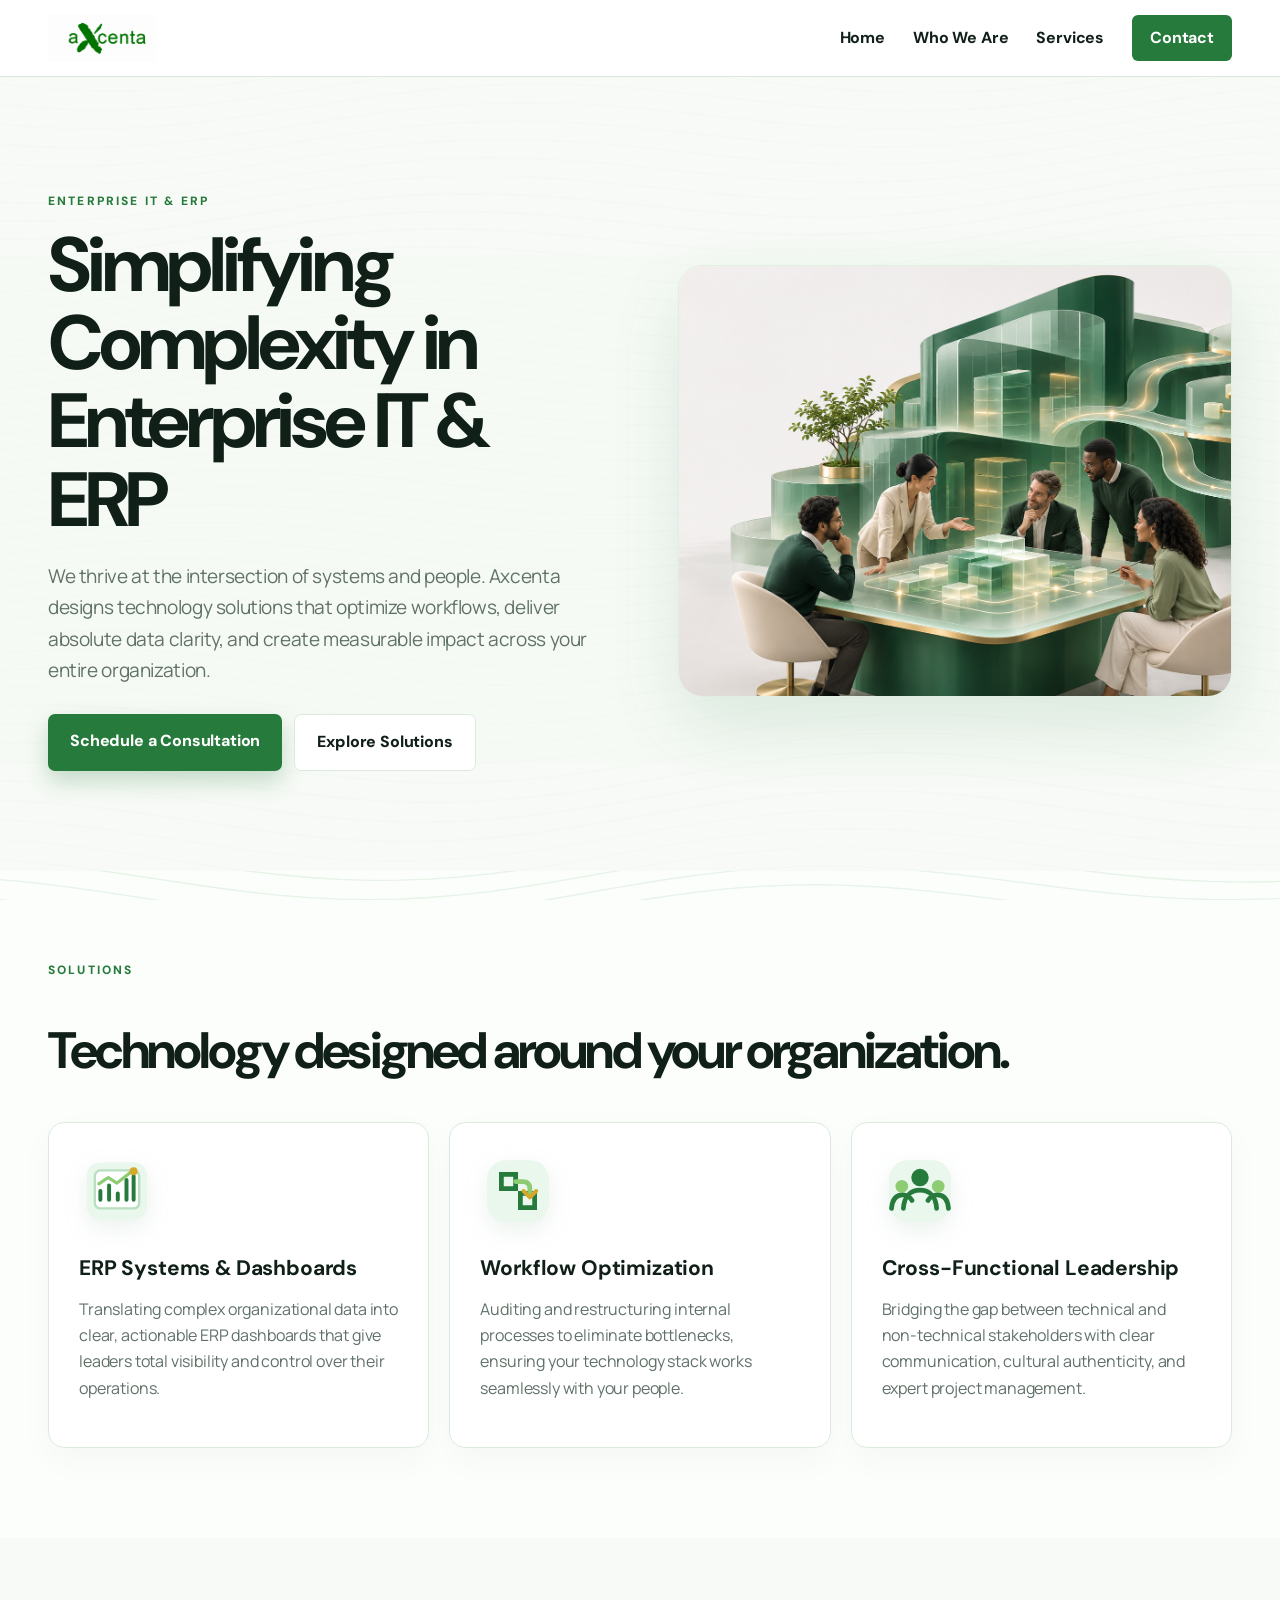
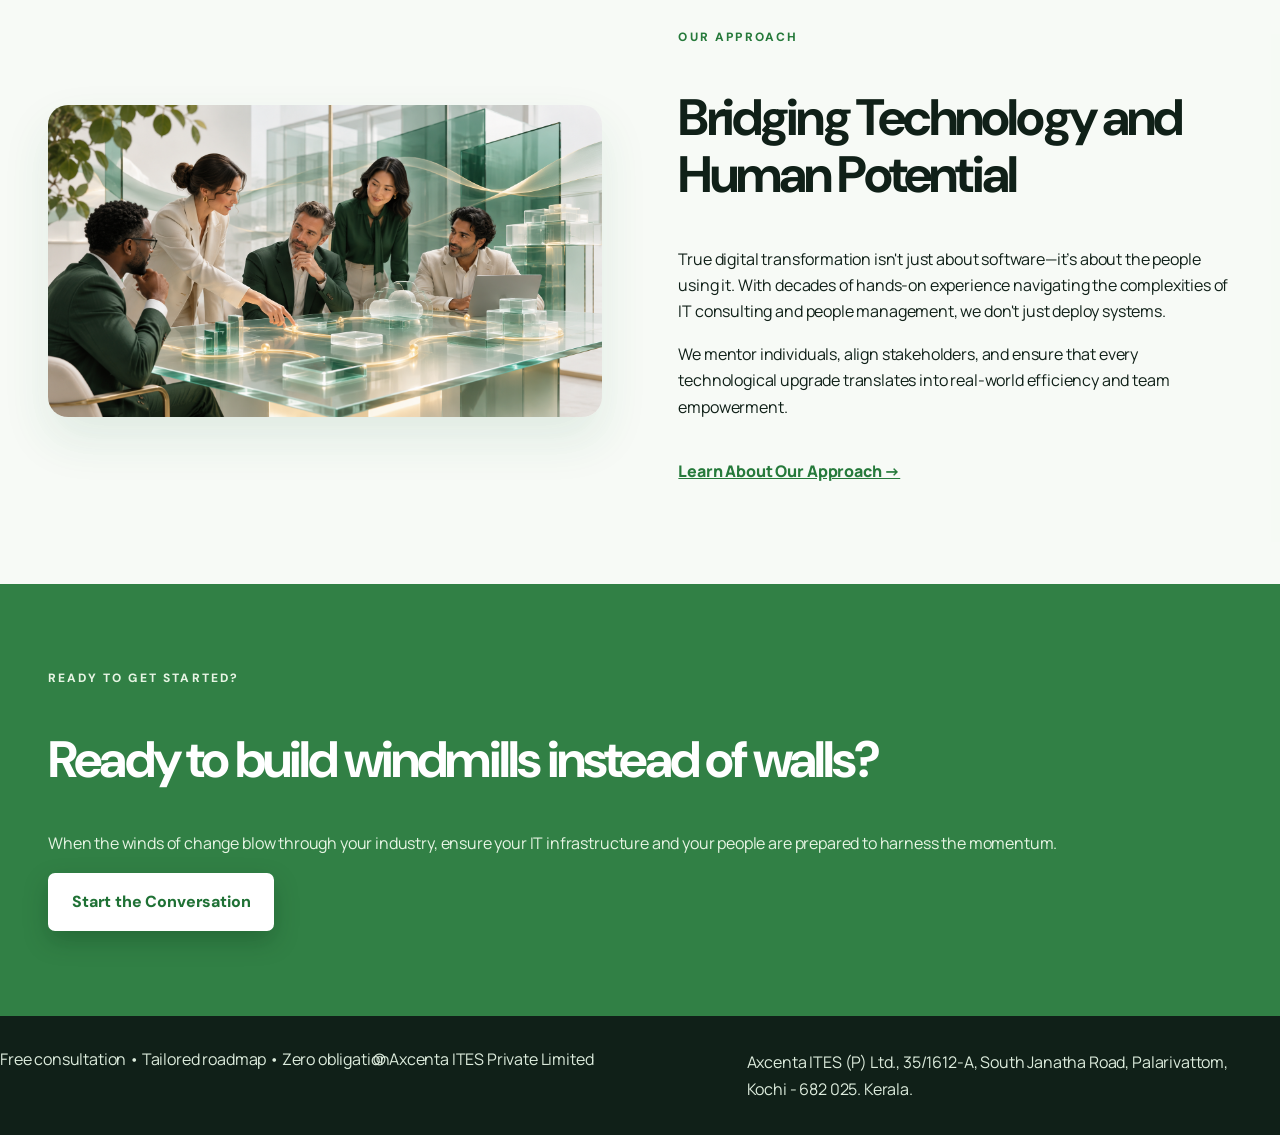
<file: index.html>
<!doctype html>
<html lang="en">
<head>
  <meta charset="utf-8">
  <meta name="viewport" content="width=device-width, initial-scale=1">
  <title>Axcenta | Enterprise IT & ERP Consulting</title>
  <link rel="stylesheet" href="styles.css?v=mobile-refinement-24055">
</head>
<body>
  <main class="ax-v1">
    <header class="site-header"><div class="container nav-wrap"><a class="brand" href="index.html"><span class="brand-mark">X</span>axcenta</a><button class="nav-toggle" aria-label="Toggle navigation">☰</button><nav><a href="index.html">Home</a><a href="wwa.html">Who We Are</a><a href="services.html">Services</a><a class="nav-cta" href="contact.html">Contact</a></nav></div></header>
    <section class="hero">
      <div class="container hero-grid">
        <div>
          <p class="eyebrow">ENTERPRISE IT & ERP</p>
          <h1>Simplifying Complexity in Enterprise IT & ERP</h1>
          <p class="lead">We thrive at the intersection of systems and people. Axcenta designs technology solutions that optimize workflows, deliver absolute data clarity, and create measurable impact across your entire organization.</p>
          <div class="actions"><a class="btn primary" href="contact.html">Schedule a Consultation</a><a class="btn secondary" href="#solutions">Explore Solutions</a></div>
        </div>
<div class="visual hero-visual"><img src="assets/hero-axcenta-v2.png" alt="Axcenta systems architecture and collaborative technology illustration"></div>
      </div>
    </section>

    <section id="solutions" class="section">
      <div class="container">
        <p class="eyebrow">SOLUTIONS</p>
        <h2>Technology designed around your organization.</h2>
        <div class="cards">
          <article><img src="https://www.axcenta.com/files/chart.png" alt="ERP systems and dashboards illustration"><h3>ERP Systems & Dashboards</h3><p>Translating complex organizational data into clear, actionable ERP dashboards that give leaders total visibility and control over their operations.</p></article>
          <article><img src="https://www.axcenta.com/files/merge.png" alt="Workflow optimization illustration"><h3>Workflow Optimization</h3><p>Auditing and restructuring internal processes to eliminate bottlenecks, ensuring your technology stack works seamlessly with your people.</p></article>
          <article><img src="https://www.axcenta.com/files/users.png" alt="Cross-functional leadership illustration"><h3>Cross-Functional Leadership</h3><p>Bridging the gap between technical and non-technical stakeholders with clear communication, cultural authenticity, and expert project management.</p></article>
        </div>
      </div>
    </section>

    <section class="story"><div class="container story-grid"><div class="visual"><img src="https://www.axcenta.com/files/interconnected.jfif" alt="Connected systems and people illustration"></div><div><p class="eyebrow">OUR APPROACH</p><h2>Bridging Technology and Human Potential</h2><p>True digital transformation isn't just about software—it’s about the people using it. With decades of hands-on experience navigating the complexities of IT consulting and people management, we don't just deploy systems.</p><p>We mentor individuals, align stakeholders, and ensure that every technological upgrade translates into real-world efficiency and team empowerment.</p><a class="text-link" href="wwa.html">Learn About Our Approach →</a></div></div></section>

    <section id="contact" class="cta"><div class="container"><p class="eyebrow">READY TO GET STARTED?</p><h2>Ready to build windmills instead of walls?</h2><p>When the winds of change blow through your industry, ensure your IT infrastructure and your people are prepared to harness the momentum.</p><a class="btn light" href="contact.html">Start the Conversation</a></div></section>
    <footer><div class="container footer-grid"><span>Free consultation • Tailored roadmap • Zero obligation</span><span>© Axcenta ITES Private Limited</span></div></footer>
  </main>
</body>
</html>
<script src="script.js"></script>
</file>
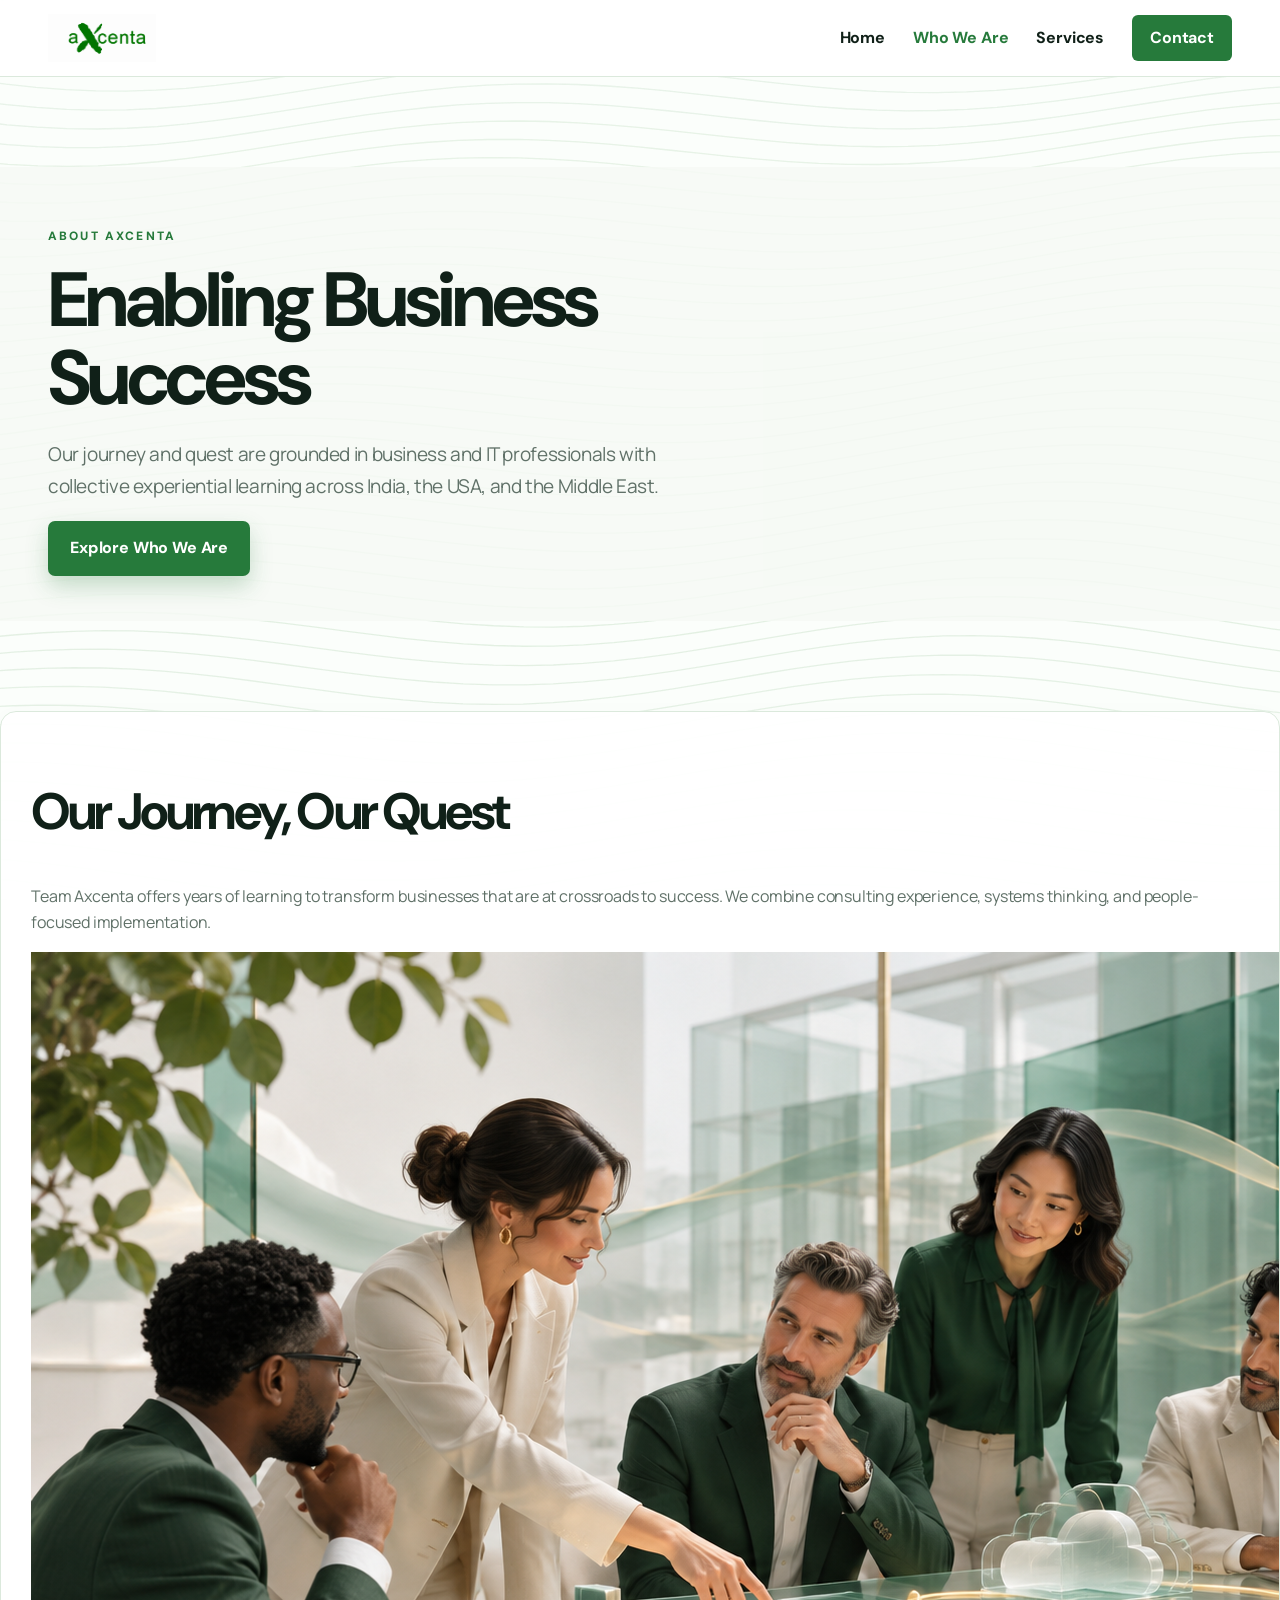
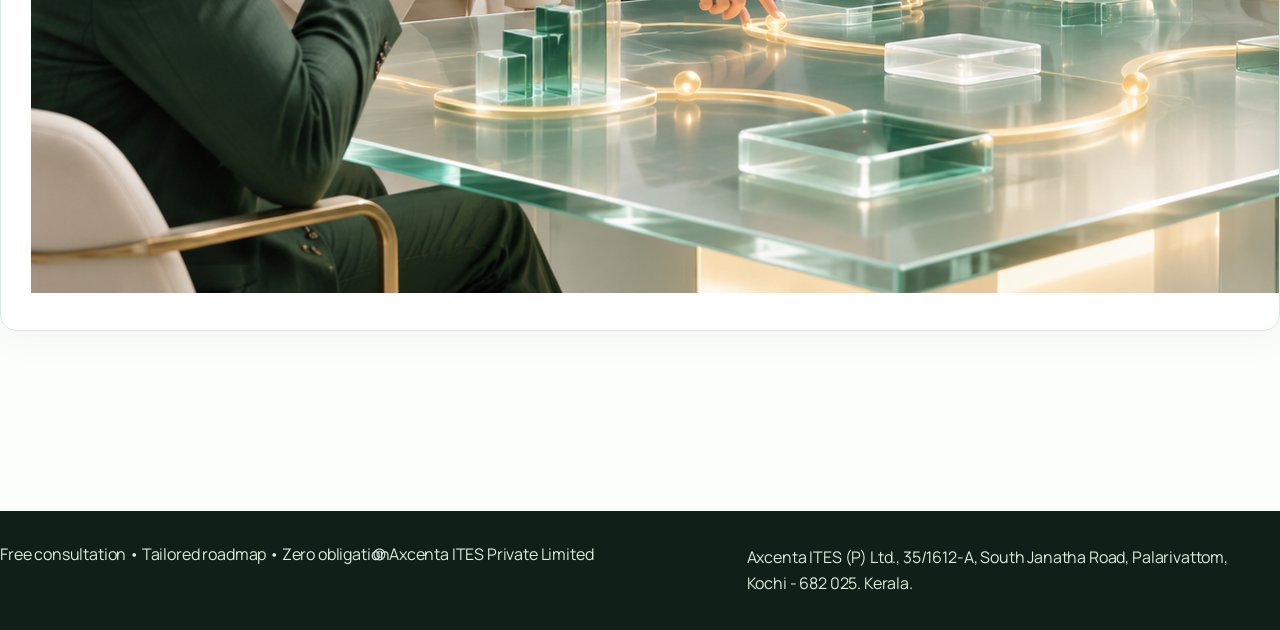
<file: about.html>
<!doctype html><html lang="en"><head><meta charset="utf-8"><meta name="viewport" content="width=device-width,initial-scale=1"><title>About | Axcenta</title><link rel="stylesheet" href="styles.css?v=mobile-refinement-24055"></head><body><header class="site-header"><div class="container nav-wrap"><a class="brand" href="index.html"><span class="brand-mark">X</span>axcenta</a><button class="nav-toggle">☰</button><nav><a href="index.html">Home</a><a class="active" href="wwa.html">Who We Are</a><a href="services.html">Services</a><a class="nav-cta" href="contact.html">Contact</a></nav></div></header><main class="page"><section class="hero compact"><div class="container narrow"><p class="eyebrow">ABOUT AXCENTA</p><h1>Enabling Business Success</h1><p class="lead">Our journey and quest are grounded in business and IT professionals with collective experiential learning across India, the USA, and the Middle East.</p><a class="btn primary" href="wwa.html">Explore Who We Are</a></div></section><section class="section"><div class="container narrow panel"><h2>Our Journey, Our Quest</h2><p>Team Axcenta offers years of learning to transform businesses that are at crossroads to success. We combine consulting experience, systems thinking, and people-focused implementation.</p><img class="wide-image" src="https://www.axcenta.com/files/interconnected.jfif" alt="Axcenta journey illustration"></div></section></main><footer><div class="container footer-grid"><span>Free consultation • Tailored roadmap • Zero obligation</span><span>© Axcenta ITES Private Limited</span></div></footer><script src="script.js"></script></body></html>
</file>
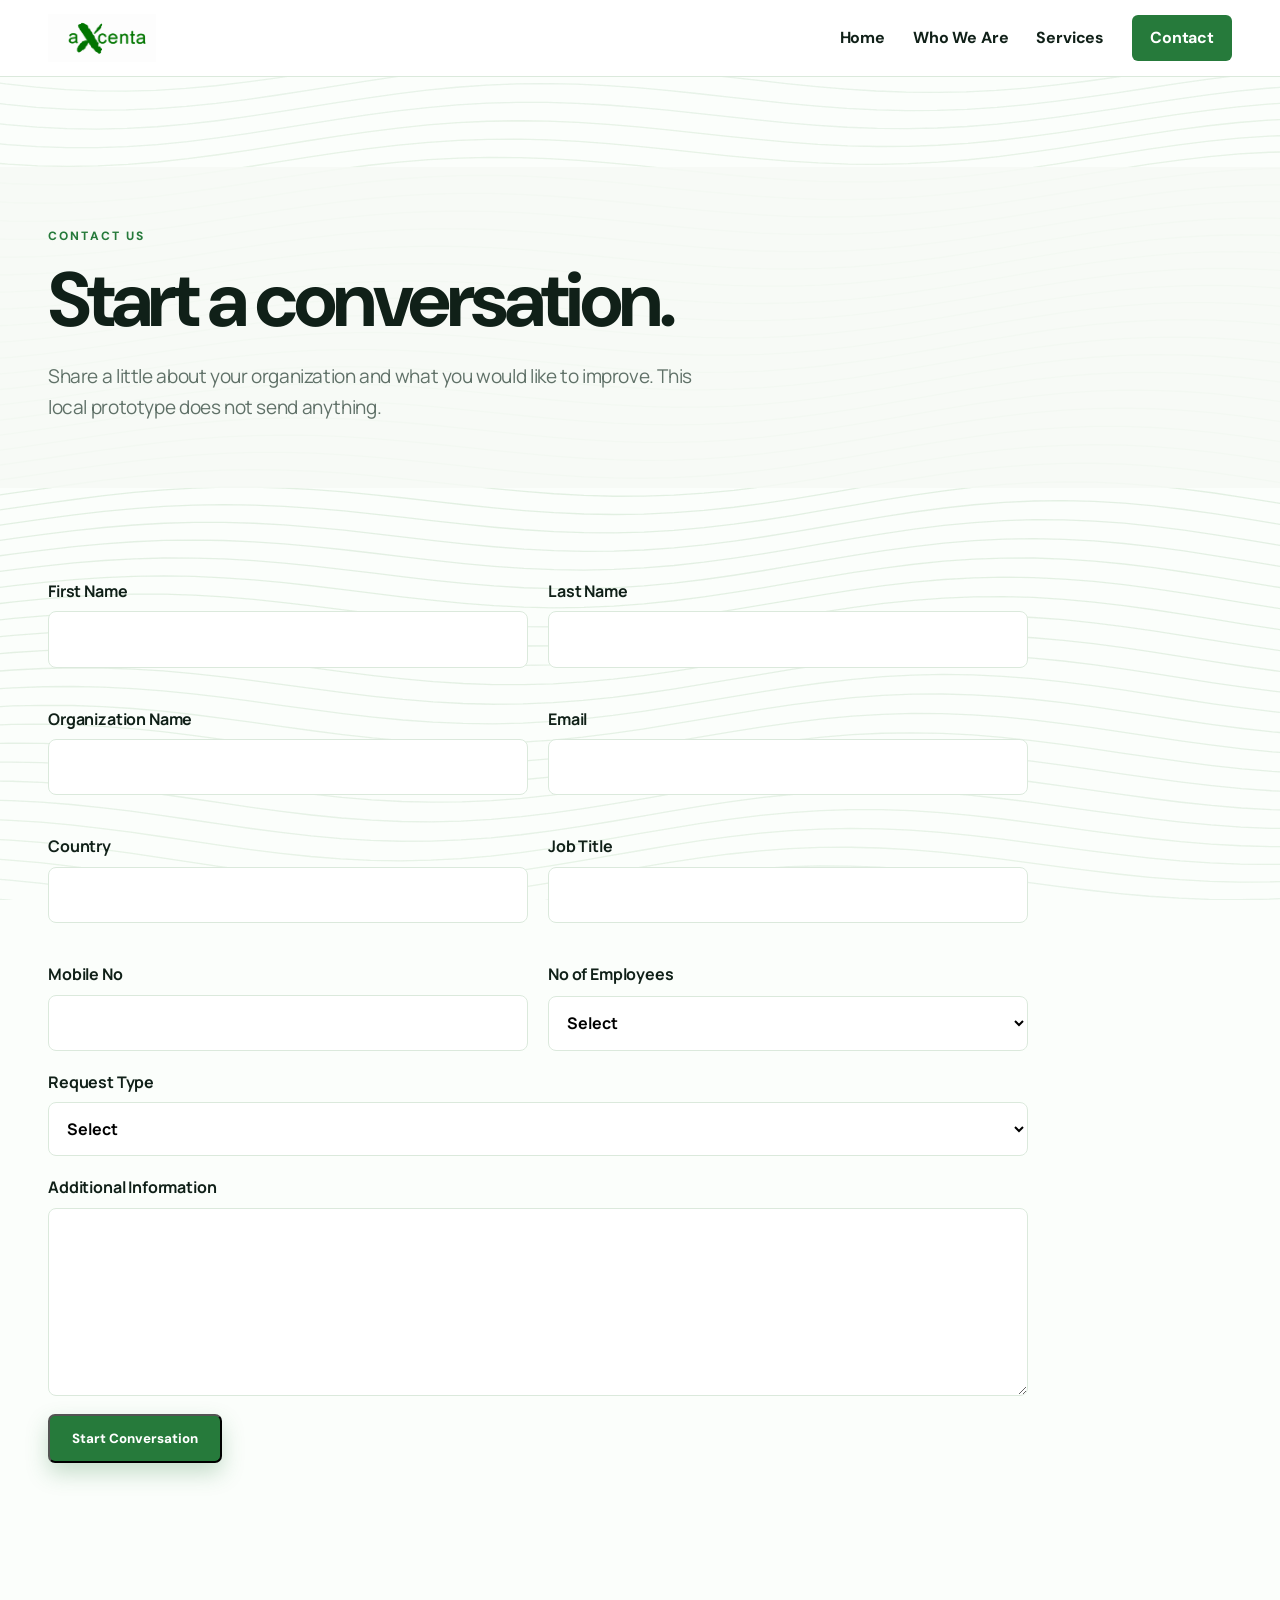
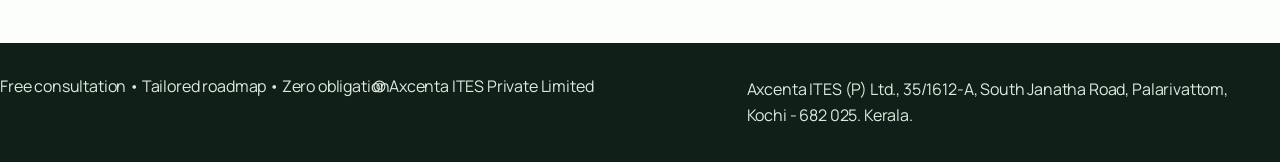
<file: contact.html>
<!doctype html><html lang="en"><head><meta charset="utf-8"><meta name="viewport" content="width=device-width,initial-scale=1"><title>Contact | Axcenta</title><link rel="stylesheet" href="styles.css"></head><body><header class="site-header"><div class="container nav-wrap"><a class="brand" href="index.html"><span class="brand-mark">X</span>axcenta</a><button class="nav-toggle">☰</button><nav><a href="index.html">Home</a><a href="wwa.html">Who We Are</a><a href="services.html">Services</a><a class="active nav-cta" href="contact.html">Contact</a></nav></div></header><main class="page"><section class="hero compact"><div class="container narrow"><p class="eyebrow">CONTACT US</p><h1>Start a conversation.</h1><p class="lead">Share a little about your organization and what you would like to improve. This local prototype does not send anything.</p></div></section><section class="section"><div class="container form-wrap"><form id="contact-form"><div class="form-grid"><label>First Name<input required name="first_name"></label><label>Last Name<input required name="last_name"></label><label>Organization Name<input name="company_name"></label><label>Email<input required type="email" name="email_id"></label><label>Country<input name="country"></label><label>Job Title<input name="job_title"></label><label>Mobile No<input name="mobile_no"></label><label>No of Employees<select name="no_of_employees"><option value="">Select</option><option>1-10</option><option>11-50</option><option>51-200</option><option>201+</option></select></label></div><label>Request Type<select name="request_type"><option value="">Select</option><option>ERP implementation</option><option>Workflow optimization</option><option>Systems architecture</option><option>Other</option></select></label><label>Additional Information<textarea name="notes" rows="6"></textarea></label><button class="btn primary" type="submit">Start Conversation</button><p id="form-message" class="form-message" hidden>This is a local preview. No information was sent.</p></form></div></section></main><footer><div class="container footer-grid"><span>Free consultation • Tailored roadmap • Zero obligation</span><span>© Axcenta ITES Private Limited</span></div></footer><script src="script.js"></script></body></html>
</file>
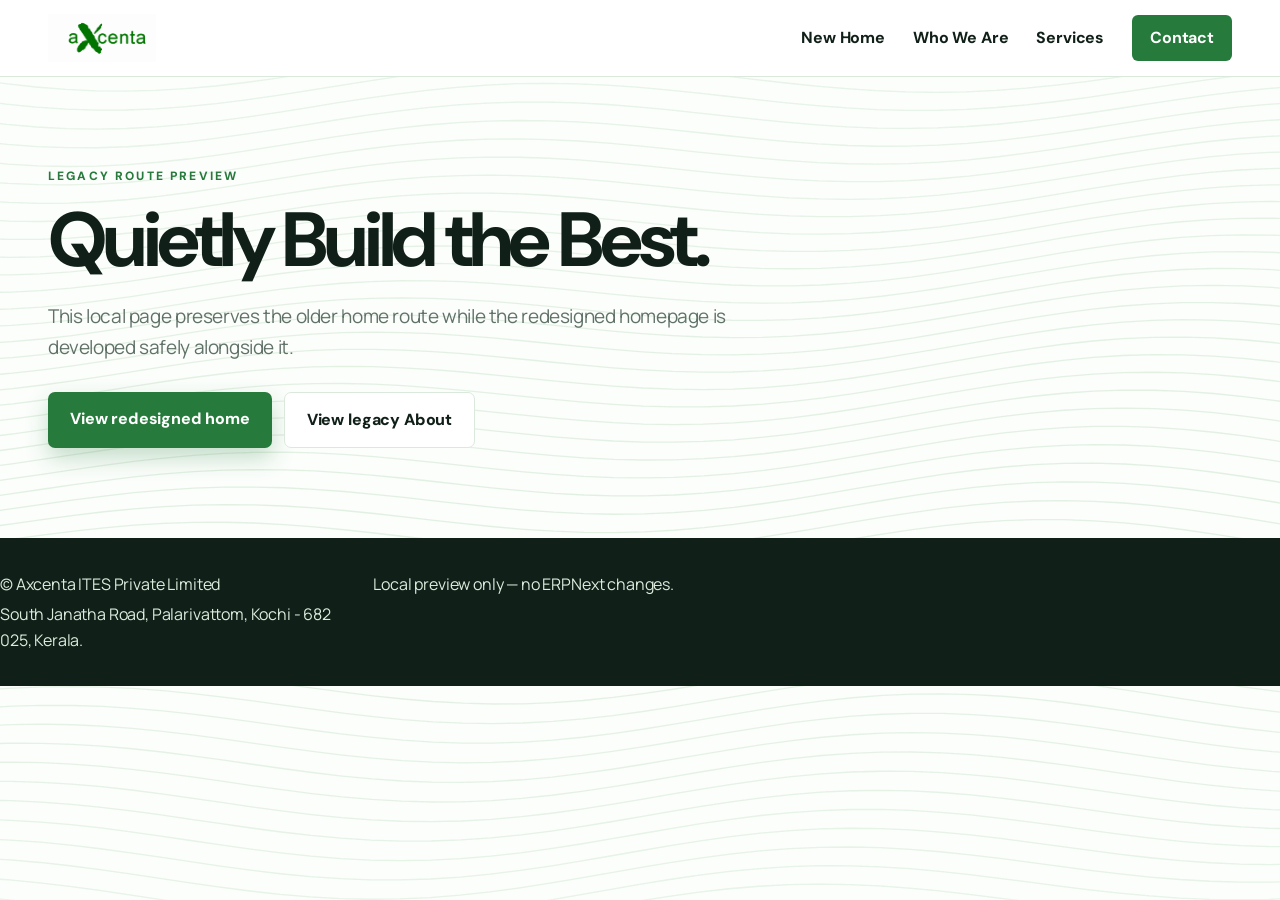
<file: home.html>
<!doctype html><html lang="en"><head><meta charset="utf-8"><meta name="viewport" content="width=device-width,initial-scale=1"><title>Axcenta | Legacy Home Preview</title><link rel="stylesheet" href="styles.css?v=mobile-refinement-24055"></head><body><header class="site-header"><div class="container nav-wrap"><a class="brand" href="index.html"><span class="brand-mark">X</span>axcenta</a><button class="nav-toggle" aria-label="Toggle navigation">☰</button><nav><a href="index.html">New Home</a><a href="wwa.html">Who We Are</a><a href="services.html">Services</a><a class="nav-cta" href="contact.html">Contact</a></nav></div></header><main class="page"><div class="container narrow"><p class="eyebrow">LEGACY ROUTE PREVIEW</p><h1>Quietly Build the Best.</h1><p class="lead">This local page preserves the older home route while the redesigned homepage is developed safely alongside it.</p><div class="actions"><a class="btn primary" href="index.html">View redesigned home</a><a class="btn secondary" href="about.html">View legacy About</a></div></div></main><footer><div class="container footer-grid"><div><p>© Axcenta ITES Private Limited</p><p>South Janatha Road, Palarivattom, Kochi - 682 025, Kerala.</p></div><div><p>Local preview only — no ERPNext changes.</p></div></div></footer><script src="script.js"></script></body></html>
</file>
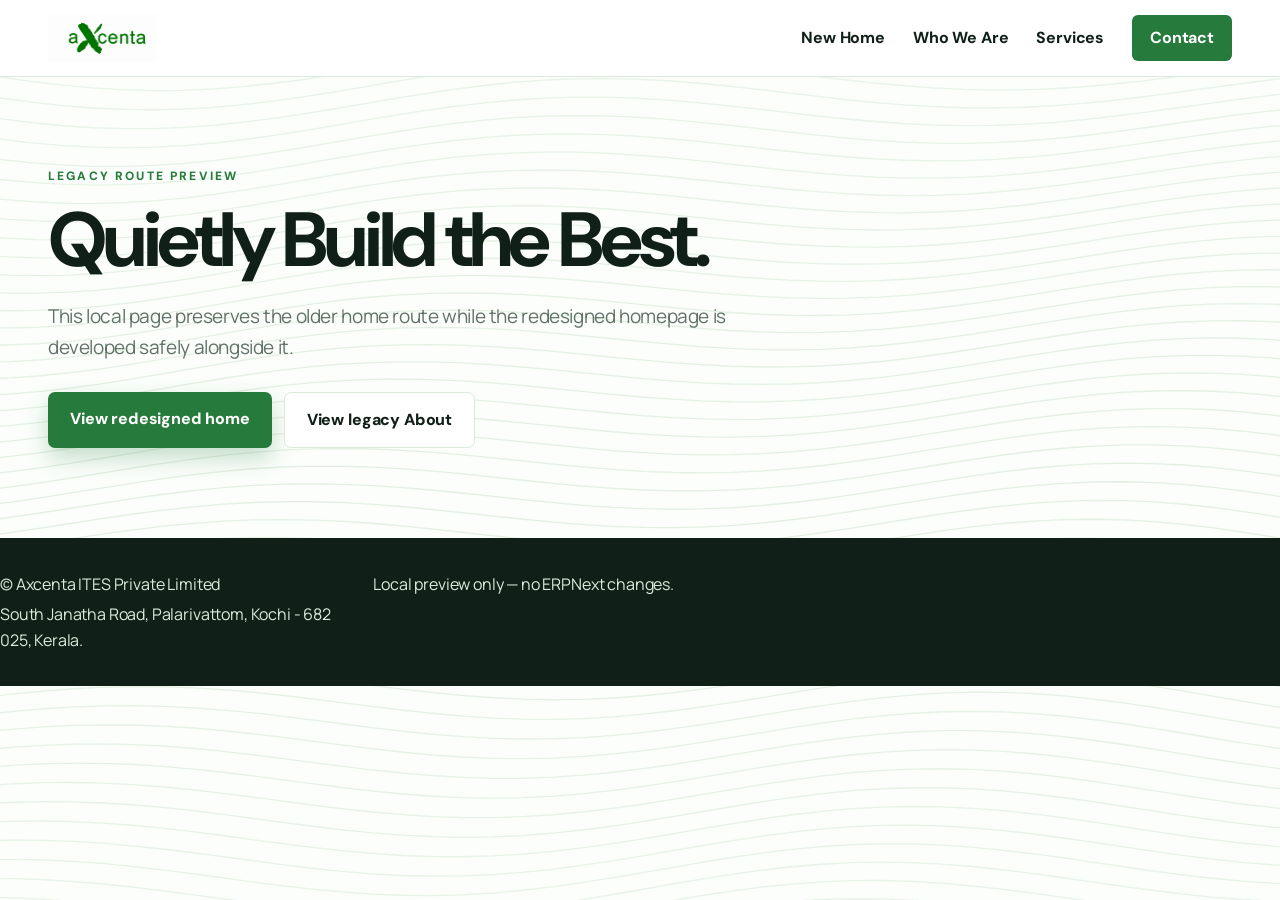
<file: mpage.html>
<!doctype html><html lang="en"><head><meta charset="utf-8"><meta name="viewport" content="width=device-width,initial-scale=1"><meta http-equiv="refresh" content="0; url=home.html"><title>Axcenta | Home</title></head><body><p>Opening the local home preview… <a href="home.html">Continue</a></p></body></html>
</file>
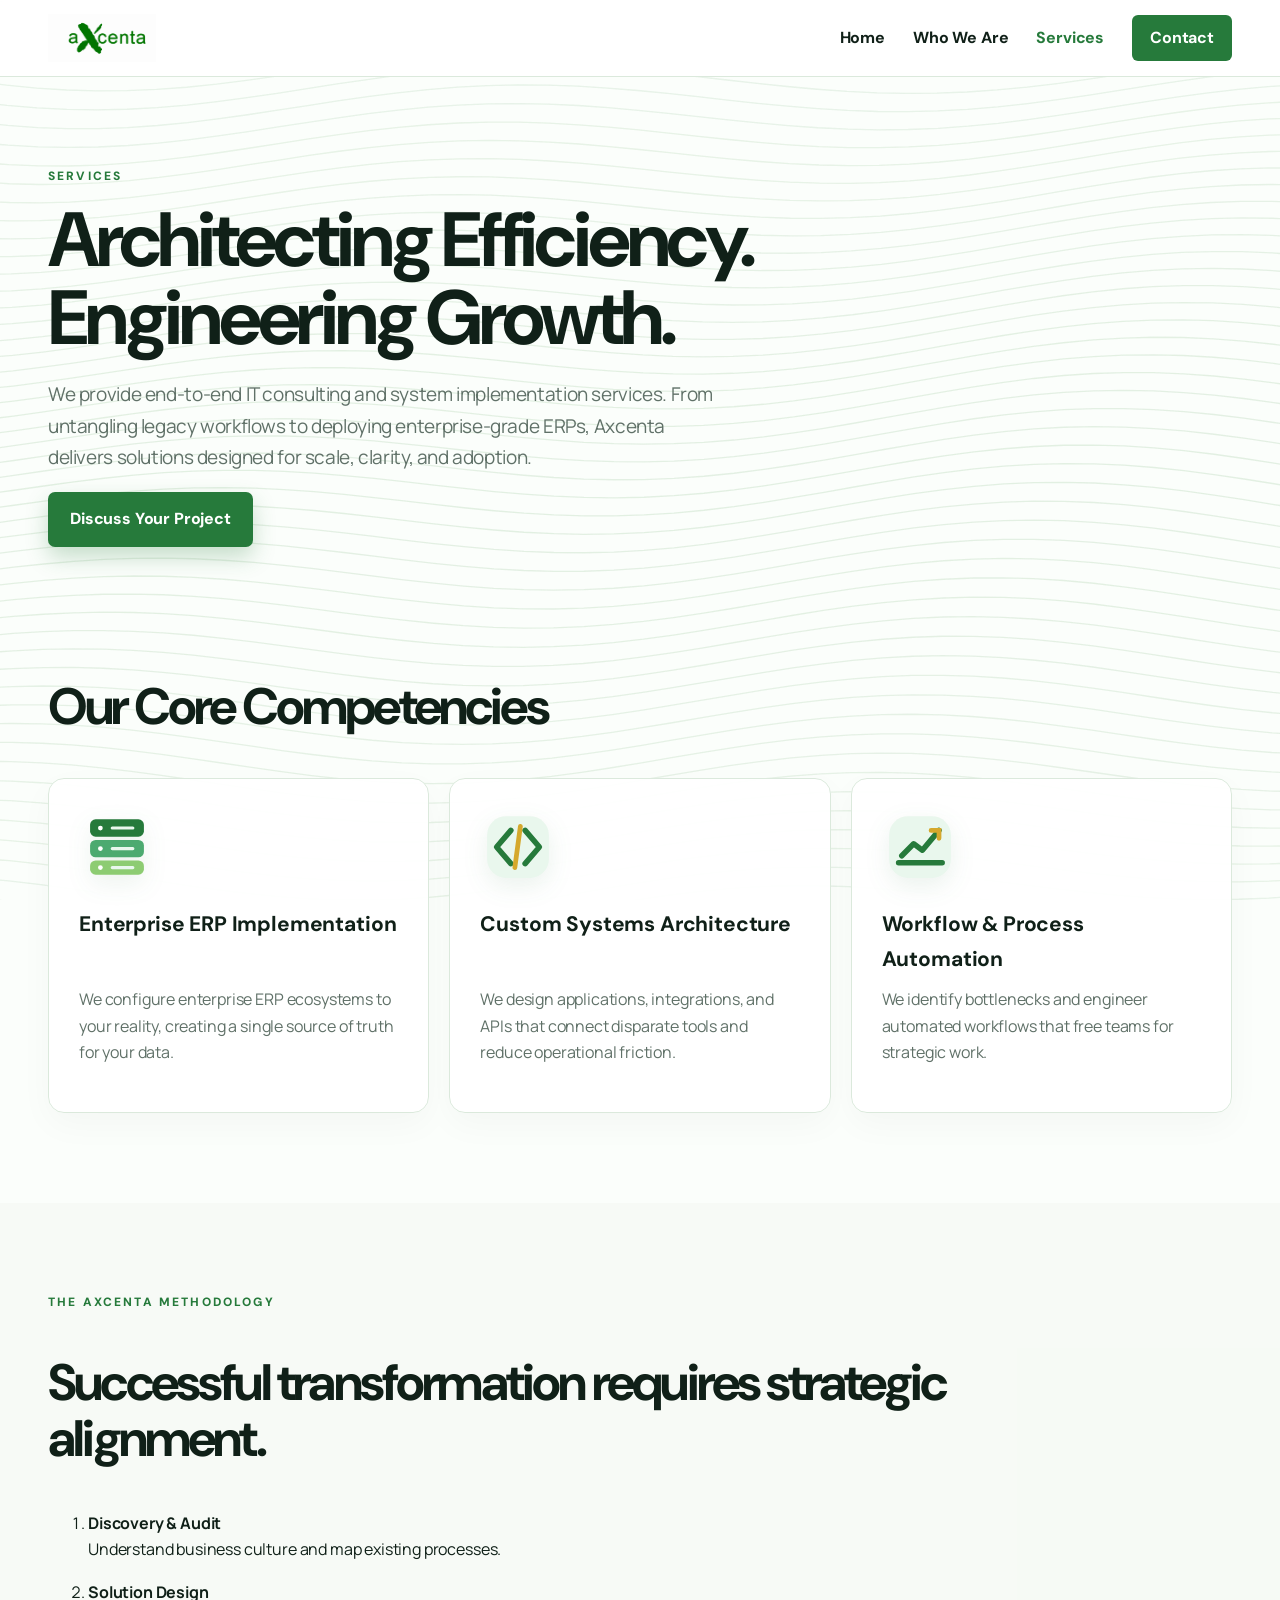
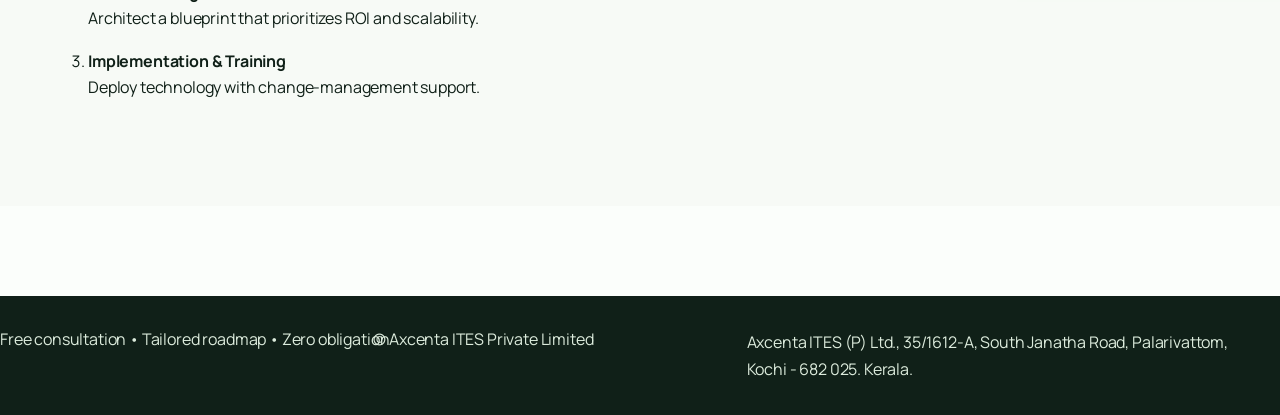
<file: services.html>
<!doctype html><html lang="en"><head><meta charset="utf-8"><meta name="viewport" content="width=device-width,initial-scale=1"><title>Services | Axcenta</title><link rel="stylesheet" href="styles.css?v=mobile-refinement-24055"></head><body><header class="site-header"><div class="container nav-wrap"><a class="brand" href="index.html"><span class="brand-mark">X</span>axcenta</a><button class="nav-toggle">☰</button><nav><a href="index.html">Home</a><a href="wwa.html">Who We Are</a><a class="active" href="services.html">Services</a><a class="nav-cta" href="contact.html">Contact</a></nav></div></header><main class="page"><div class="container narrow"><p class="eyebrow">SERVICES</p><h1>Architecting Efficiency. Engineering Growth.</h1><p class="lead">We provide end-to-end IT consulting and system implementation services. From untangling legacy workflows to deploying enterprise-grade ERPs, Axcenta delivers solutions designed for scale, clarity, and adoption.</p><a class="btn primary" href="contact.html">Discuss Your Project</a></div><section class="section"><div class="container"><h2>Our Core Competencies</h2><div class="cards"><article><img src="https://www.axcenta.com/files/servers.png" alt="Enterprise ERP implementation"><h3>Enterprise ERP Implementation</h3><p>We configure enterprise ERP ecosystems to your reality, creating a single source of truth for your data.</p></article><article><img src="https://www.axcenta.com/files/code.png" alt="Custom systems architecture"><h3>Custom Systems Architecture</h3><p>We design applications, integrations, and APIs that connect disparate tools and reduce operational friction.</p></article><article><img src="https://www.axcenta.com/files/trend.png" alt="Workflow automation"><h3>Workflow & Process Automation</h3><p>We identify bottlenecks and engineer automated workflows that free teams for strategic work.</p></article></div></div></section><section class="story"><div class="container narrow"><p class="eyebrow">THE AXCENTA METHODOLOGY</p><h2>Successful transformation requires strategic alignment.</h2><ol class="steps"><li><b>Discovery & Audit</b><br>Understand business culture and map existing processes.</li><li><b>Solution Design</b><br>Architect a blueprint that prioritizes ROI and scalability.</li><li><b>Implementation & Training</b><br>Deploy technology with change-management support.</li></ol></div></section></main><footer><div class="container footer-grid"><span>Free consultation • Tailored roadmap • Zero obligation</span><span>© Axcenta ITES Private Limited</span></div></footer><script src="script.js"></script></body></html>
</file>
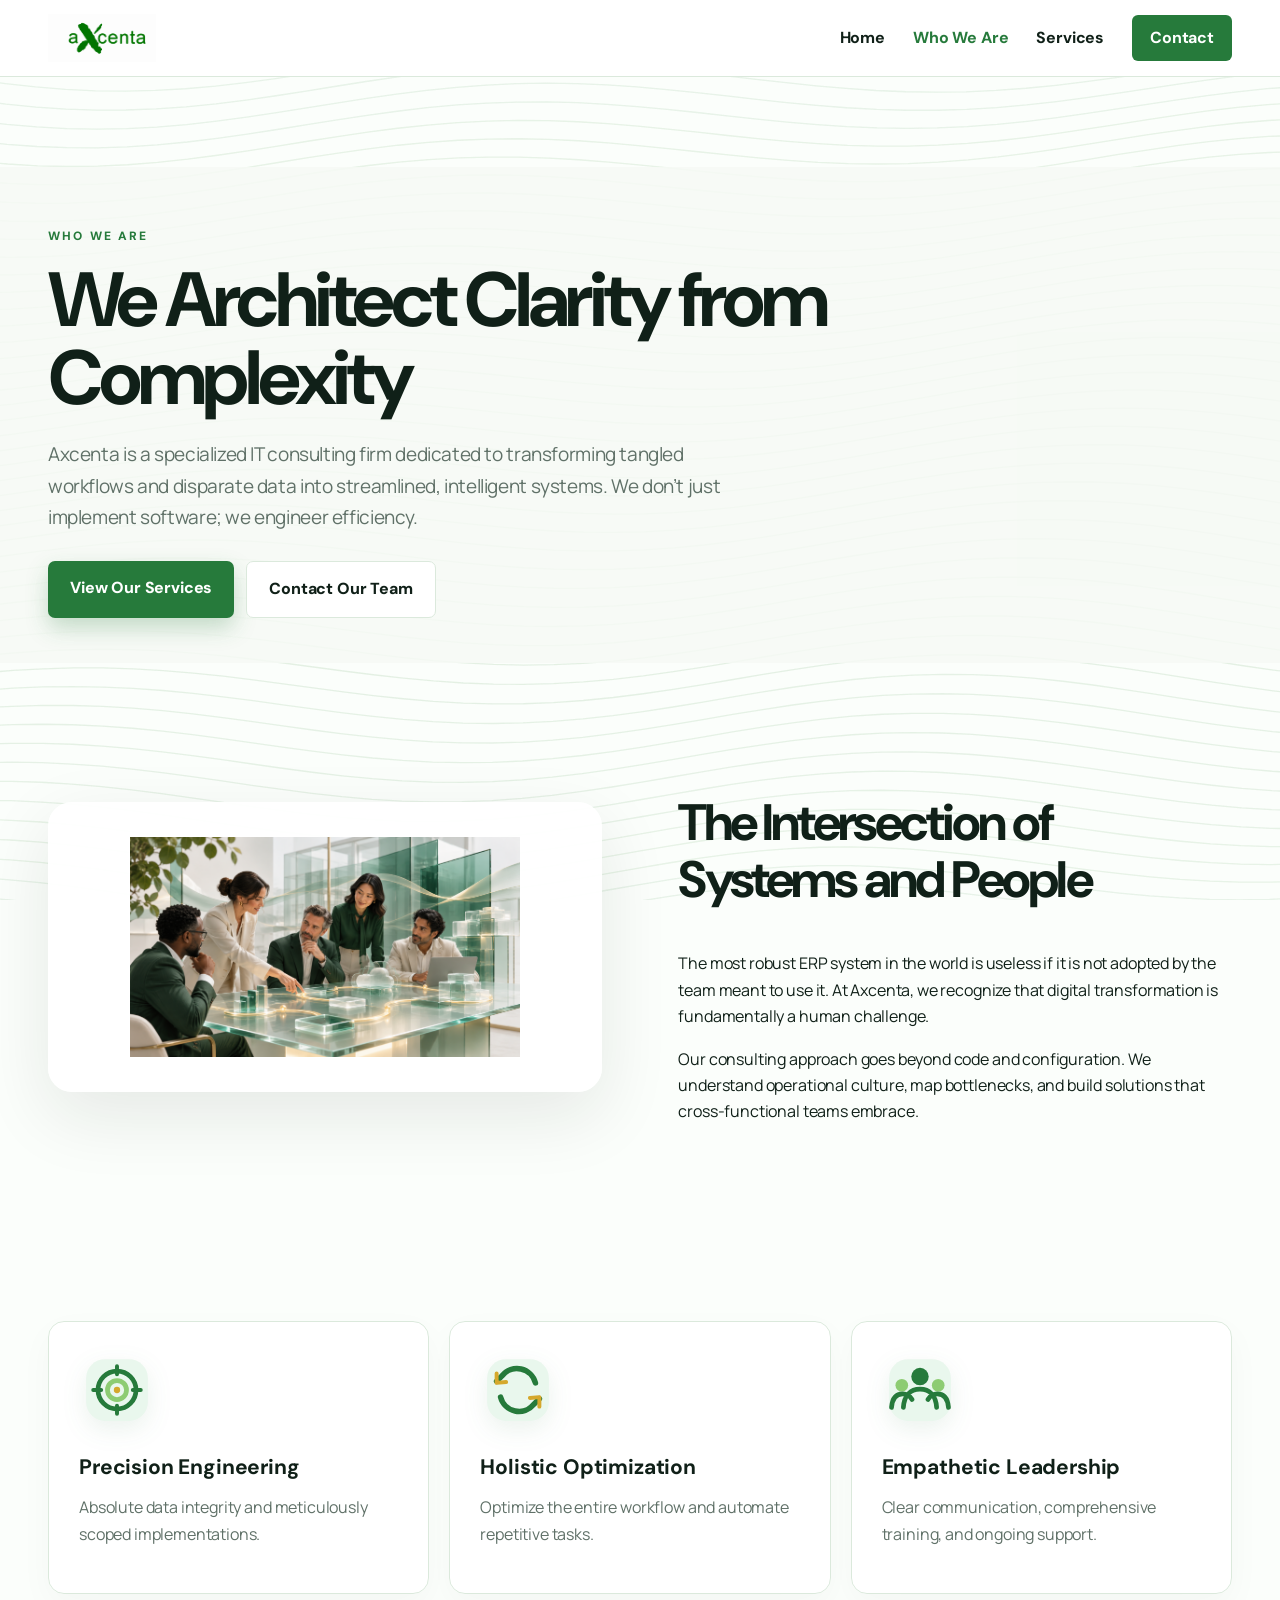
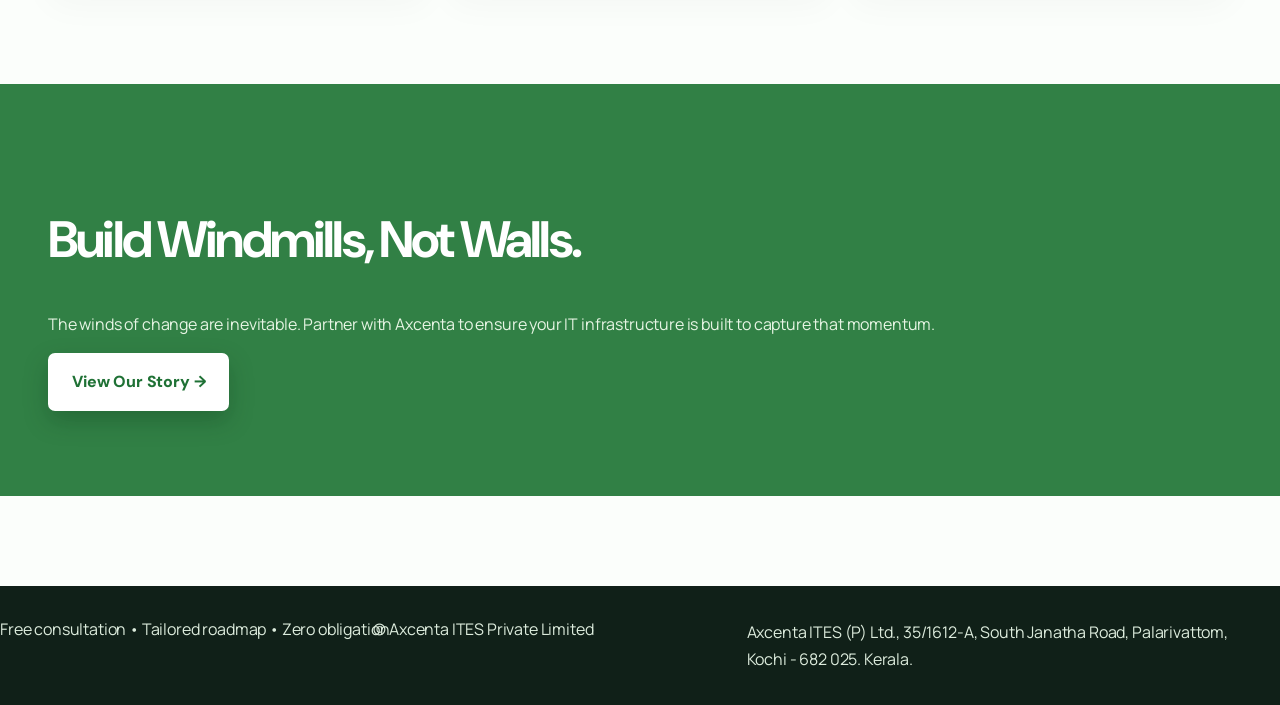
<file: wwa.html>
<!doctype html><html lang="en"><head><meta charset="utf-8"><meta name="viewport" content="width=device-width,initial-scale=1"><title>Who We Are | Axcenta</title><link rel="stylesheet" href="styles.css?v=mobile-refinement-24055"></head><body><header class="site-header"><div class="container nav-wrap"><a class="brand" href="index.html"><span class="brand-mark">X</span>axcenta</a><button class="nav-toggle">☰</button><nav><a href="index.html">Home</a><a class="active" href="wwa.html">Who We Are</a><a href="services.html">Services</a><a class="nav-cta" href="contact.html">Contact</a></nav></div></header><main class="page"><section class="hero compact"><div class="container narrow"><p class="eyebrow">WHO WE ARE</p><h1>We Architect Clarity from Complexity</h1><p class="lead">Axcenta is a specialized IT consulting firm dedicated to transforming tangled workflows and disparate data into streamlined, intelligent systems. We don’t just implement software; we engineer efficiency.</p><div class="actions"><a class="btn primary" href="services.html">View Our Services</a><a class="btn secondary" href="contact.html">Contact Our Team</a></div></div></section><section class="section"><div class="container story-grid"><div class="visual"><img src="https://www.axcenta.com/files/interconnected.jfif" alt="Systems and people"></div><div><h2>The Intersection of Systems and People</h2><p>The most robust ERP system in the world is useless if it is not adopted by the team meant to use it. At Axcenta, we recognize that digital transformation is fundamentally a human challenge.</p><p>Our consulting approach goes beyond code and configuration. We understand operational culture, map bottlenecks, and build solutions that cross-functional teams embrace.</p></div></div></section><section class="section"><div class="container"><div class="cards"><article><img src="https://www.axcenta.com/files/target.png" alt="Precision engineering"><h3>Precision Engineering</h3><p>Absolute data integrity and meticulously scoped implementations.</p></article><article><img src="https://www.axcenta.com/files/refresh.png" alt="Holistic optimization"><h3>Holistic Optimization</h3><p>Optimize the entire workflow and automate repetitive tasks.</p></article><article><img src="https://www.axcenta.com/files/users.png" alt="Empathetic leadership"><h3>Empathetic Leadership</h3><p>Clear communication, comprehensive training, and ongoing support.</p></article></div></div></section><section class="cta"><div class="container narrow"><h2>Build Windmills, Not Walls.</h2><p>The winds of change are inevitable. Partner with Axcenta to ensure your IT infrastructure is built to capture that momentum.</p><a class="btn light" href="story.html">View Our Story →</a></div></section></main><footer><div class="container footer-grid"><span>Free consultation • Tailored roadmap • Zero obligation</span><span>© Axcenta ITES Private Limited</span></div></footer><script src="script.js"></script></body></html>
</file>
<file: styles.css>
:root{--green:#267a3b;--green2:#8dcc72;--ink:#102018;--muted:#607168;--cream:#f6faf5;--line:#dbe9dc}*{box-sizing:border-box}html{scroll-behavior:smooth}body{margin:0;color:var(--ink);font-family:Inter,ui-sans-serif,system-ui,-apple-system,"Segoe UI",sans-serif;line-height:1.65;background:#fff}.container{width:min(1160px,calc(100% - 40px));margin:auto}.site-header{position:sticky;top:0;z-index:20;background:#fffffff2;border-bottom:1px solid var(--line);backdrop-filter:blur(14px)}.nav-wrap{min-height:76px;display:flex;align-items:center;justify-content:space-between}.brand{display:flex;gap:10px;align-items:center;color:var(--ink);font-size:25px;font-weight:800;text-decoration:none}.brand-mark{display:grid;place-items:center;width:35px;height:35px;border-radius:12px 4px 12px 4px;background:var(--green);color:#fff}.site-header nav{display:flex;gap:28px;align-items:center}.site-header nav a{color:var(--ink);font-weight:700;text-decoration:none}.site-header nav a:hover,.site-header nav a.active{color:var(--green)}.nav-cta,.btn.primary{background:var(--green);color:#fff!important}.nav-cta{padding:10px 18px;border-radius:6px}.nav-toggle{display:none;border:0;background:none;font-size:25px}.hero,.page{position:relative;overflow:hidden}.hero:before,.page:before{content:"";position:absolute;inset:0;pointer-events:none;opacity:.7;background:radial-gradient(ellipse at 12% 30%,#bfe7ae55,transparent 28%),radial-gradient(ellipse at 85% 65%,#d7f0c855,transparent 30%);animation:drift 14s ease-in-out infinite alternate}.hero:after,.page:after{content:"";position:absolute;left:-10%;right:-10%;bottom:8%;height:170px;pointer-events:none;opacity:.24;background:repeating-radial-gradient(ellipse at 50% 100%,transparent 0 20px,#76b866 21px 23px,transparent 24px 48px);transform:rotate(-4deg);animation:wave 18s linear infinite}.hero>* ,.page>*{position:relative;z-index:1}@keyframes drift{to{transform:translate3d(2%, -2%,0) scale(1.04)}}@keyframes wave{to{transform:translateX(8%) rotate(-4deg)}}.hero{padding:115px 0 100px;background:var(--cream)}.hero-grid,.story-grid{display:grid;grid-template-columns:1.05fr .95fr;gap:70px;align-items:center}.eyebrow{margin:0 0 14px;color:var(--green);font-size:12px;font-weight:800;letter-spacing:.18em}.hero h1,.page h1{max-width:800px;margin:0 0 22px;font-size:clamp(42px,6vw,78px);line-height:1.02;letter-spacing:-.055em}.lead{max-width:680px;color:var(--muted);font-size:19px}.actions{display:flex;flex-wrap:wrap;gap:12px;margin-top:28px}.btn{display:inline-block;padding:14px 22px;border-radius:7px;font-weight:800;text-decoration:none}.btn.secondary{border:1px solid var(--line);color:var(--ink);background:#fff}.visual{padding:35px;border-radius:24px;background:#fff;box-shadow:0 24px 70px #10201818}.visual img{display:block;width:100%;max-width:390px;margin:auto}.section,.story,.page{padding:90px 0}.section h2,.story h2,.cta h2{font-size:clamp(32px,4vw,52px);line-height:1.1;letter-spacing:-.04em}.narrow{max-width:900px}.compact{padding-top:60px;padding-bottom:45px}.cards{display:grid;grid-template-columns:repeat(3,1fr);gap:20px}.cards article,.panel{padding:30px;border:1px solid var(--line);border-radius:16px;background:#fff;box-shadow:0 12px 35px #10201808}.cards img{width:72px;height:72px;object-fit:contain}.cards h3{margin:0 0 10px;font-size:21px}.cards p,.panel p,.team-grid p{color:var(--muted)}.story{background:var(--cream)}.cta{padding:85px 0;background:var(--green);color:#fff}.cta p{color:#e7f5e4}.steps{display:grid;gap:16px;counter-reset:step}.steps article{position:relative;padding:23px 25px 23px 70px;border-left:4px solid var(--green);background:var(--cream);border-radius:9px}.steps article:before{counter-increment:step;content:counter(step);position:absolute;left:20px;color:var(--green);font-weight:800;font-size:22px}.timeline{display:grid;grid-template-columns:repeat(5,1fr);gap:0;list-style:none;padding:45px 0 20px;position:relative}.timeline:before{content:"";position:absolute;left:4%;right:4%;top:105px;height:3px;background:linear-gradient(90deg,var(--green),var(--green2),var(--green));border-radius:99px}.timeline li{position:relative;z-index:1;text-align:center}.timeline li:before{content:"";display:block;width:72px;height:72px;margin:20px auto 38px;border:7px solid #fff;border-radius:50%;background:var(--green);box-shadow:0 0 0 2px var(--green2),0 10px 22px #267a3b33}.timeline li:nth-child(2):before{width:94px;height:94px;margin-top:9px}.timeline li:nth-child(4):before{width:86px;height:86px;margin-top:13px}.timeline li:nth-child(3):before{width:112px;height:112px;margin-top:0}.timeline strong{display:block;font-size:22px}.timeline span{display:block;color:var(--muted);font-size:13px}.timeline-note{margin-top:16px;color:var(--muted);font-weight:700;text-align:center}.team-section{margin-top:30px}.team-grid{display:grid;grid-template-columns:repeat(5,1fr);gap:16px}.team-grid article{text-align:center}.team-grid img{width:100%;aspect-ratio:1;object-fit:cover;border-radius:14px}.team-grid h3{margin:10px 0 2px;font-size:16px}.team-grid b{font-size:13px}.form-wrap{max-width:900px}.form-grid{display:grid;grid-template-columns:1fr 1fr;gap:20px}.form-grid label,form>label{display:grid;gap:7px;margin-bottom:18px;font-weight:700}.form-grid input,.form-grid select,.form-grid textarea,form>label select,form>label textarea{width:100%;padding:14px;border:1px solid var(--line);border-radius:8px;background:#fff;font:inherit}.form-grid textarea,form>label textarea{min-height:150px}.form-message{color:var(--green);font-weight:800}footer{padding:30px 0;background:var(--ink);color:#dcebdc}.footer-grid{display:flex;justify-content:space-between;gap:30px}.footer-grid p{margin:3px 0}@media(max-width:800px){.hero-grid,.story-grid,.cards,.form-grid{grid-template-columns:1fr;gap:35px}.team-grid{grid-template-columns:repeat(2,1fr)}.timeline{grid-template-columns:1fr;gap:18px}.timeline:before{left:30px;right:auto;top:30px;bottom:30px;width:3px;height:auto}.timeline li{text-align:left;padding-left:80px;min-height:80px}.timeline li:before,.timeline li:nth-child(2):before,.timeline li:nth-child(3):before,.timeline li:nth-child(4):before{position:absolute;left:0;top:0;width:58px;height:58px;margin:0}.nav-toggle{display:block}.site-header nav{display:none;position:absolute;top:76px;left:0;right:0;padding:18px 20px;background:#fff;flex-direction:column;align-items:stretch}.site-header nav.open{display:flex}.footer-grid{display:block}.hero{padding:75px 0}.hero:after,.page:after{opacity:.12}}
/* refinement pass */
body{background:#fbfefb}
.section,.story,.page{position:relative;isolation:isolate}
.section:before,.story:before,.page:before{content:"";position:absolute;z-index:-1;inset:0;pointer-events:none;opacity:.28;background:radial-gradient(circle at 12% 22%,transparent 0 54px,#86c96a 55px 57px,transparent 58px 94px,#b9dfa8 95px 97px,transparent 98px),radial-gradient(circle at 88% 72%,transparent 0 76px,#86c96a 77px 79px,transparent 80px 125px,#b9dfa8 126px 128px,transparent 129px);background-size:620px 480px,760px 600px;animation:full-rings 28s linear infinite}
.section:after,.story:after,.page:after{content:"";position:absolute;z-index:-1;inset:0;pointer-events:none;opacity:.2;background:radial-gradient(ellipse at 50% 50%,transparent 0 44%,#86c96a 44.2% 44.5%,transparent 44.8% 52%,#b9dfa8 52.2% 52.5%,transparent 52.8%);background-size:720px 360px;animation:full-rings 36s linear infinite reverse}
@keyframes full-rings{0%{background-position:0 0,100% 100%;transform:translate3d(0,0,0) rotate(0deg)}50%{background-position:35px 20px,calc(100% - 25px) calc(100% - 20px);transform:translate3d(0,-8px,0) rotate(1deg)}100%{background-position:70px 0,calc(100% - 50px) 100%;transform:translate3d(0,0,0) rotate(0deg)}}
.cta{background:linear-gradient(135deg,#1f7135,#318b49);position:relative;overflow:hidden}
.cta:after{content:"";position:absolute;inset:-30%;pointer-events:none;opacity:.18;background:radial-gradient(circle,transparent 0 90px,#d2f2c3 91px 94px,transparent 95px 150px);background-size:360px 300px;animation:full-rings 24s linear infinite}
.cta .container{position:relative;z-index:1}.cta .btn.light{display:inline-block;background:#fff;color:#1f7135!important;border:2px solid #fff;box-shadow:0 10px 25px #0b35174d}.cta .btn.light:hover{background:#dff3d7;color:#174e28!important;transform:translateY(-2px)}
.btn.primary{box-shadow:0 10px 22px #267a3b40}.btn.primary:hover,.nav-cta:hover{background:#185e2c;transform:translateY(-2px)}.btn,.nav-cta{transition:transform .2s ease,background .2s ease,box-shadow .2s ease}.text-link{display:inline-block;margin-top:12px;padding:10px 0;color:var(--green);font-weight:800}.panel{position:relative;overflow:hidden}.panel h2{position:relative;z-index:1}.timeline{margin:35px -10px 0}.timeline li strong{color:var(--ink)}.timeline li span{max-width:160px;margin:auto}.timeline-note{font-size:15px}
/* unified contour-wave background */
body{position:relative;overflow-x:hidden}
body:before{content:"";position:fixed;z-index:-2;inset:0;pointer-events:none;opacity:.24;background:repeating-radial-gradient(ellipse 700px 330px at 76% 42%,transparent 0 24px,#9bcf8d 25px 27px,transparent 28px 51px);background-size:1400px 820px;background-position:58% 35%;animation:contour-drift 26s ease-in-out infinite alternate}
.section:before,.section:after,.story:before,.story:after,.page:before,.page:after{display:none}
.hero:before{background:none}
.hero:after{left:0;right:0;bottom:0;height:100%;opacity:.2;background:repeating-radial-gradient(ellipse 700px 330px at 76% 62%,transparent 0 24px,#9bcf8d 25px 27px,transparent 28px 51px);background-size:1400px 820px;animation:contour-drift 26s ease-in-out infinite alternate;transform:none}
@keyframes contour-drift{from{background-position:58% 35%;transform:translate3d(-12px,0,0)}to{background-position:62% 38%;transform:translate3d(12px,-8px,0)}}
.panel,.cards article,.visual{background:#ffffffee}
/* final background correction: one continuous contour field only */
.hero:after,.cta:after{display:none}
body:before{position:fixed;inset:0;opacity:.22;background:repeating-radial-gradient(ellipse 980px 470px at 88% 42%,transparent 0 25px,#9bcf8d 26px 28px,transparent 29px 55px);background-size:1960px 940px;background-position:calc(100% + 180px) 42%;animation:contour-field 30s ease-in-out infinite alternate}
@keyframes contour-field{from{background-position:calc(100% + 180px) 42%;transform:translateX(-8px)}to{background-position:calc(100% + 100px) 45%;transform:translateX(8px)}}
.hero{background-color:#f6faf5d9;background-image:none}
.story{background-color:#f6faf5d0}
.cta{background-color:#267a3b;background-image:repeating-radial-gradient(ellipse 980px 470px at 88% 42%,transparent 0 25px,#8fca82 26px 28px,transparent 29px 55px);background-size:1960px 940px;background-position:calc(100% + 180px) 42%;animation:cta-contour 30s ease-in-out infinite alternate}
@keyframes cta-contour{from{background-position:calc(100% + 180px) 42%}to{background-position:calc(100% + 100px) 45%}}
/* animated 3D sine/cosine wave surface */
.wave-canvas{position:fixed;inset:0;width:100vw;height:100vh;z-index:0;pointer-events:none;opacity:.58}
body>header,body>main,body>footer,body>.ax-v1{position:relative;z-index:1}
.hero:after,.cta:after{display:none!important}
body:before{display:none}
.hero,.story{background-color:#f6faf5d9;background-image:none}
.cta{background-color:#267a3bf2;background-image:none}
.wave-canvas{opacity:.9}
.timeline{position:relative;display:grid;grid-template-columns:repeat(5,1fr);gap:14px;margin:42px 0 18px;padding:28px 0 0;list-style:none}.timeline:before{content:"";position:absolute;left:7%;right:7%;top:0;height:2px;background:linear-gradient(90deg,#b8dfa6,var(--green),#b8dfa6)}.timeline li,.timeline li:nth-child(2),.timeline li:nth-child(3),.timeline li:nth-child(4){position:relative;margin:0;padding:25px 18px 22px;text-align:left;border:1px solid #dcebd9;border-radius:14px;background:linear-gradient(180deg,#fff,#f6fbf5);box-shadow:0 14px 28px #1d633014}.timeline li:before,.timeline li:nth-child(2):before,.timeline li:nth-child(3):before,.timeline li:nth-child(4):before{content:"";position:absolute;top:-40px;left:22px;width:20px;height:20px;margin:0;border:5px solid #fff;border-radius:50%;background:var(--green2);box-shadow:0 0 0 2px var(--green),0 4px 12px #267a3b33}.timeline li strong{display:block;margin-bottom:8px;color:var(--green);font-size:24px;letter-spacing:-.03em}.timeline li span{display:block;margin:0;max-width:none;color:var(--muted);font-size:13px;line-height:1.55}.timeline-note{margin-top:28px;padding-top:22px;border-top:1px solid var(--line);text-align:left}@media(max-width:800px){.timeline{grid-template-columns:1fr;gap:16px;padding:0 0 0 28px}.timeline:before{left:8px;right:auto;top:12px;bottom:12px;width:2px;height:auto}.timeline li,.timeline li:nth-child(2),.timeline li:nth-child(3),.timeline li:nth-child(4){padding:22px 18px}.timeline li:before,.timeline li:nth-child(2):before,.timeline li:nth-child(3):before,.timeline li:nth-child(4):before{top:25px;left:-39px}}
.timeline{display:grid;grid-template-columns:repeat(5,1fr);gap:0;list-style:none;padding:45px 0 20px;position:relative;margin:0}.timeline:before{content:"";position:absolute;left:4%;right:4%;top:105px;height:3px;background:linear-gradient(90deg,var(--green),var(--green2),var(--green));border-radius:99px}.timeline li,.timeline li:nth-child(2),.timeline li:nth-child(3),.timeline li:nth-child(4){position:relative;z-index:1;text-align:center;margin:0;padding:0;border:0;border-radius:0;background:transparent;box-shadow:none}.timeline li:before,.timeline li:nth-child(2):before,.timeline li:nth-child(3):before,.timeline li:nth-child(4):before{content:"";display:block;position:static;width:72px;height:72px;margin:20px auto 38px;border:7px solid #fff;border-radius:50%;background:var(--green);box-shadow:0 0 0 2px var(--green2),0 10px 22px #267a3b33}.timeline li:nth-child(2):before{width:94px;height:94px;margin-top:9px}.timeline li:nth-child(4):before{width:86px;height:86px;margin-top:13px}.timeline li:nth-child(3):before{width:112px;height:112px;margin-top:0}.timeline li strong{display:block;margin:0;color:var(--ink);font-size:22px}.timeline li span{display:block;max-width:170px;margin:4px auto 0;color:var(--muted);font-size:13px}.timeline-note{margin-top:16px;padding:0;border:0;text-align:center}@media(max-width:800px){.timeline{grid-template-columns:1fr;gap:18px}.timeline:before{left:30px;right:auto;top:30px;bottom:30px;width:3px;height:auto}.timeline li,.timeline li:nth-child(2),.timeline li:nth-child(3),.timeline li:nth-child(4){text-align:left;padding-left:80px;min-height:80px}.timeline li:before,.timeline li:nth-child(2):before,.timeline li:nth-child(3):before,.timeline li:nth-child(4):before{position:absolute;left:0;top:0;width:58px;height:58px;margin:0}}
.timeline-art{display:block;width:100%;height:auto;margin:38px auto 12px;border-radius:12px;object-fit:contain;box-shadow:0 18px 36px #10201812}.timeline[hidden]{display:none}
.timeline{display:grid;grid-template-columns:repeat(5,1fr);gap:0;position:relative;margin:52px 0 28px;padding:0 0 18px;list-style:none}.timeline:before{content:"";position:absolute;left:4%;right:4%;top:91px;height:3px;background:linear-gradient(90deg,#8fd1b0,#2f9c76,#8fd1b0);box-shadow:0 0 18px #3e9e7040}.timeline li,.timeline li:nth-child(2),.timeline li:nth-child(3),.timeline li:nth-child(4){position:relative;z-index:1;text-align:center;margin:0;padding:0;border:0;background:none;box-shadow:none}.timeline li:before,.timeline li:nth-child(2):before,.timeline li:nth-child(3):before,.timeline li:nth-child(4):before{content:"";display:grid;place-items:center;position:static;width:84px;height:84px;margin:48px auto 26px;border:8px solid #fff;border-radius:50%;background:linear-gradient(145deg,#4bc39a,#147b61);box-shadow:0 0 0 2px #75cda9,0 12px 25px #1d765033}.timeline li:nth-child(2):before{width:112px;height:112px;margin-top:34px;margin-bottom:12px;background:linear-gradient(145deg,#79d7ad,#218d70)}.timeline li:nth-child(3):before{width:138px;height:138px;margin-top:21px;margin-bottom:-2px;background:linear-gradient(145deg,#9ae5bd,#208d6e)}.timeline li:nth-child(4):before{width:100px;height:100px;margin-top:40px;margin-bottom:20px;background:linear-gradient(145deg,#62cfa3,#187d63)}.timeline li strong{display:block;color:var(--ink);font-size:22px;letter-spacing:-.04em}.timeline li span{display:block;max-width:180px;margin:5px auto 0;color:var(--muted);font-size:13px;line-height:1.5}.timeline-awards{display:flex;flex-wrap:wrap;justify-content:center;gap:10px;margin:8px auto 26px}.timeline-awards span{display:inline-flex;align-items:center;gap:8px;padding:9px 13px;border:1px solid #e1eee4;border-radius:999px;background:#fbfefb;color:#547060;font-size:12px;font-weight:700;box-shadow:0 5px 16px #1d63300d}.timeline-awards i{display:grid;place-items:center;width:20px;height:20px;border-radius:50%;background:#d4a62e;color:#fff;font-style:normal}.timeline-note{margin-top:14px;padding-top:20px;border-top:1px solid var(--line);text-align:center}@media(max-width:800px){.timeline{grid-template-columns:1fr;gap:20px;padding-left:34px}.timeline:before{left:13px;right:auto;top:42px;bottom:42px;width:3px;height:auto}.timeline li,.timeline li:nth-child(2),.timeline li:nth-child(3),.timeline li:nth-child(4){display:grid;grid-template-columns:90px 1fr;align-items:center;text-align:left}.timeline li:before,.timeline li:nth-child(2):before,.timeline li:nth-child(3):before,.timeline li:nth-child(4):before{grid-row:1;width:70px;height:70px;margin:0}.timeline li:nth-child(2):before,.timeline li:nth-child(3):before,.timeline li:nth-child(4):before{width:70px;height:70px;margin:0}.timeline li strong,.timeline li span{grid-column:2;margin-left:12px}.timeline-awards{justify-content:flex-start}}
.hero-visual{min-height:430px;padding:0;overflow:hidden;background:linear-gradient(145deg,#fff,#edf8ee);border:1px solid #e1eee2;box-shadow:0 28px 70px #1c6f3d1f}.hero-visual img{width:100%;max-width:none;height:430px;object-fit:cover;object-position:center center}.hero-grid{align-items:center}
@media(max-width:800px){.hero-visual{min-height:300px}.hero-visual img{height:300px}}
.story .visual{padding:0;background:transparent;box-shadow:none;border:0;border-radius:0}.story .visual img{max-width:none;width:100%;border-radius:20px;box-shadow:0 22px 48px #1c6f3d1c}
.card-icon{display:block;width:76px;height:76px;margin:0 0 22px}.card-icon svg{display:block;width:100%;height:100%}.cards article .card-icon{filter:drop-shadow(0 8px 12px #267a3b18)}
body{font-family:"Manrope","Avenir Next","Segoe UI",sans-serif;letter-spacing:-.01em}.site-header nav,.brand,.btn,.eyebrow,.hero h1,.page h1,.section h2,.story h2,.cta h2,.cards h3,.team-grid h3,.timeline strong{font-family:"DM Sans","Manrope","Segoe UI",sans-serif}.hero h1,.page h1,.section h2,.story h2,.cta h2{font-weight:700;letter-spacing:-.055em}.lead{letter-spacing:-.02em}
.official-logo{display:block;width:158px;height:auto;max-height:48px;object-fit:contain;object-position:left center}.brand{min-width:158px}.brand-mark{display:none}
.footer-address{max-width:520px;margin:3px 0;color:#dcebdc}.footer-grid{align-items:flex-start}
.footer-grid>span:first-child{white-space:nowrap}
/* local layout pass: use the page width as a deliberate editorial canvas */
.container{width:min(1380px,calc(100% - 96px))}
.narrow{max-width:1120px}
.hero-grid,.story-grid{gap:92px}
.hero-grid{grid-template-columns:minmax(0,1fr) minmax(0,1fr)}
.hero-grid .visual{justify-self:end;width:min(100%,620px)}
.story-grid .visual{justify-self:start;width:min(100%,620px)}
@media(max-width:800px){.container{width:calc(100% - 40px)}.narrow{max-width:none}.hero-grid,.story-grid{gap:35px}.hero-grid .visual,.story-grid .visual{width:100%}}

/* site-wide alignment pass: every page uses one editorial grid and shared left edges */
.container{width:min(1380px,calc(100% - 96px));margin-inline:auto}
.narrow{width:min(1380px,calc(100% - 96px));max-width:none;margin-inline:auto}
.hero.compact .container.narrow{width:min(1380px,calc(100% - 96px));max-width:none;margin-inline:auto}
.hero-grid,.story-grid{grid-template-columns:minmax(0,1fr) minmax(0,1fr);gap:clamp(48px,6vw,92px);align-items:center}
.hero-grid>*,.story-grid>*{min-width:0}
.hero-grid>div:first-child,.story-grid>div:last-child{text-align:left}
.hero-grid .visual,.story-grid .visual{width:100%;max-width:620px}
.hero-grid .visual{justify-self:end}
.story-grid .visual{justify-self:start}
.section> .container>h2,.section> .container>.eyebrow,.story> .container>h2,.page> .container>h1{margin-left:0;margin-right:0}
.section h2,.story h2,.cta h2{max-width:980px}
.cards{width:100%;grid-template-columns:repeat(3,minmax(0,1fr));align-items:stretch}
.cards article{height:100%;display:flex;flex-direction:column;align-items:flex-start;text-align:left}
.cards article p{margin-top:auto}
.panel{width:100%;text-align:left}
.panel+.panel{margin-top:36px}
.timeline{width:100%}
.timeline-note{text-align:left}
.team-section{margin-top:0}
.team-section>.container>h2{max-width:900px;margin-left:0;margin-right:0}
.team-grid{width:100%;align-items:start}
.team-grid article{text-align:left}
.team-grid h3{margin-top:14px}
.team-grid p{max-width:240px;margin-left:0;margin-right:0}
.form-wrap{width:min(1380px,calc(100% - 96px));max-width:none;margin-inline:auto}
.form-wrap form{max-width:980px}
.cta .container{width:min(1380px,calc(100% - 96px));margin-inline:auto;text-align:left}
.cta h2{max-width:1100px}
.cta p{max-width:1100px}
.footer-grid{width:100%;display:grid;grid-template-columns:minmax(0,1fr) minmax(0,1fr) minmax(0,1.6fr);align-items:start;gap:40px}
.footer-grid>span,.footer-grid>div,.footer-grid>p{min-width:0}
@media(max-width:1100px){.container,.cta .container{width:calc(100% - 64px)}.hero-grid,.story-grid{gap:48px}.team-grid{grid-template-columns:repeat(3,minmax(0,1fr))}}
@media(max-width:800px){.container,.cta .container{width:calc(100% - 40px)}.narrow{width:calc(100% - 40px)}.hero-grid,.story-grid{grid-template-columns:1fr;gap:35px}.hero-grid .visual,.story-grid .visual{width:100%;max-width:none}.cards{grid-template-columns:1fr}.team-grid{grid-template-columns:repeat(2,minmax(0,1fr))}.footer-grid{display:block}.footer-grid>*+*{margin-top:14px}}
@media(max-width:800px){.hero.compact .container.narrow{width:calc(100% - 40px)}}

/* mobile refinement: preserve the grid while tightening type, rhythm, and touch targets */
@media(max-width:600px){
  html,body{overflow-x:hidden}
  .container,.cta .container,.narrow,.hero.compact .container.narrow{width:100%;padding-inline:16px}
  .site-header{position:sticky}
  .nav-wrap{min-height:68px}
  .brand{min-width:0;width:auto}
  .official-logo{width:132px;max-height:42px}
  .site-header nav{top:68px;padding:14px 16px}
  .hero,.hero.compact{padding:48px 0 34px}
  .hero h1,.page h1{max-width:100%;font-size:clamp(42px,12vw,58px);line-height:.98;letter-spacing:-.06em;margin-bottom:18px}
  .eyebrow{font-size:11px;letter-spacing:.16em;margin-bottom:12px}
  .lead{max-width:100%;font-size:18px;line-height:1.5}
  .actions{gap:10px;margin-top:22px}
  .btn{min-height:50px;padding:13px 18px;display:inline-flex;align-items:center;justify-content:center}
  .section,.story,.page{padding:48px 0 56px}
  .page .hero.compact + .section{padding-top:28px}
  .section h2,.story h2,.cta h2{font-size:clamp(30px,9vw,42px);line-height:1.06}
  .cards{gap:14px}
  .cards article{padding:22px}
  .cards h3{font-size:19px}
  .cards p,.panel p,.team-grid p{font-size:16px;line-height:1.55}
  .story-grid{gap:28px}
  .visual{padding:18px;border-radius:18px}
  .form-wrap{width:100%;padding-inline:16px}
  .form-wrap form{max-width:none}
  .form-grid{gap:16px}
  .form-grid label,form>label{gap:6px;margin-bottom:16px;font-size:16px}
  .form-grid input,.form-grid select,.form-grid textarea,form>label select,form>label textarea{min-height:52px;padding:13px 14px;font-size:16px}
  .form-grid textarea,form>label textarea{min-height:130px}
  form>.btn{width:100%;margin-top:4px}
  .page:after,.hero:after{opacity:.08}
  .footer-grid{gap:18px}
  footer{padding:24px 0}
}
</file>
